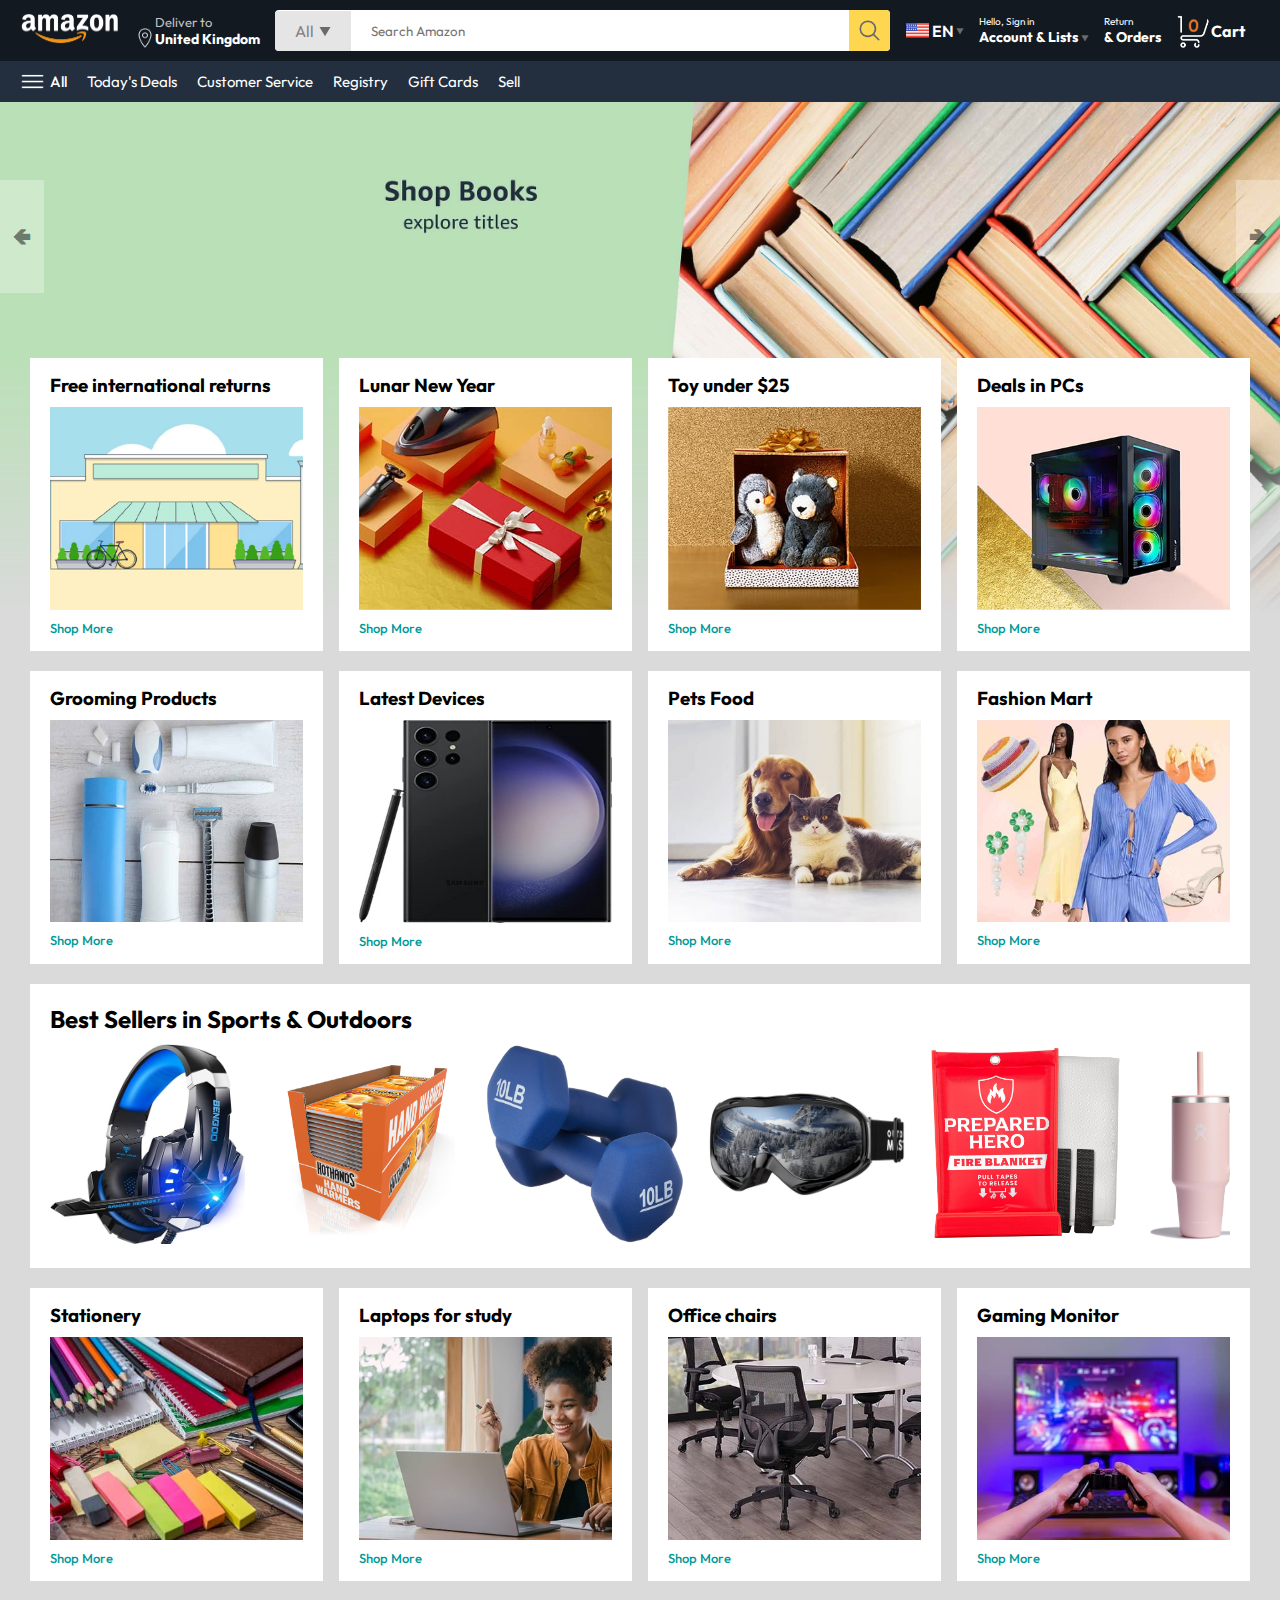
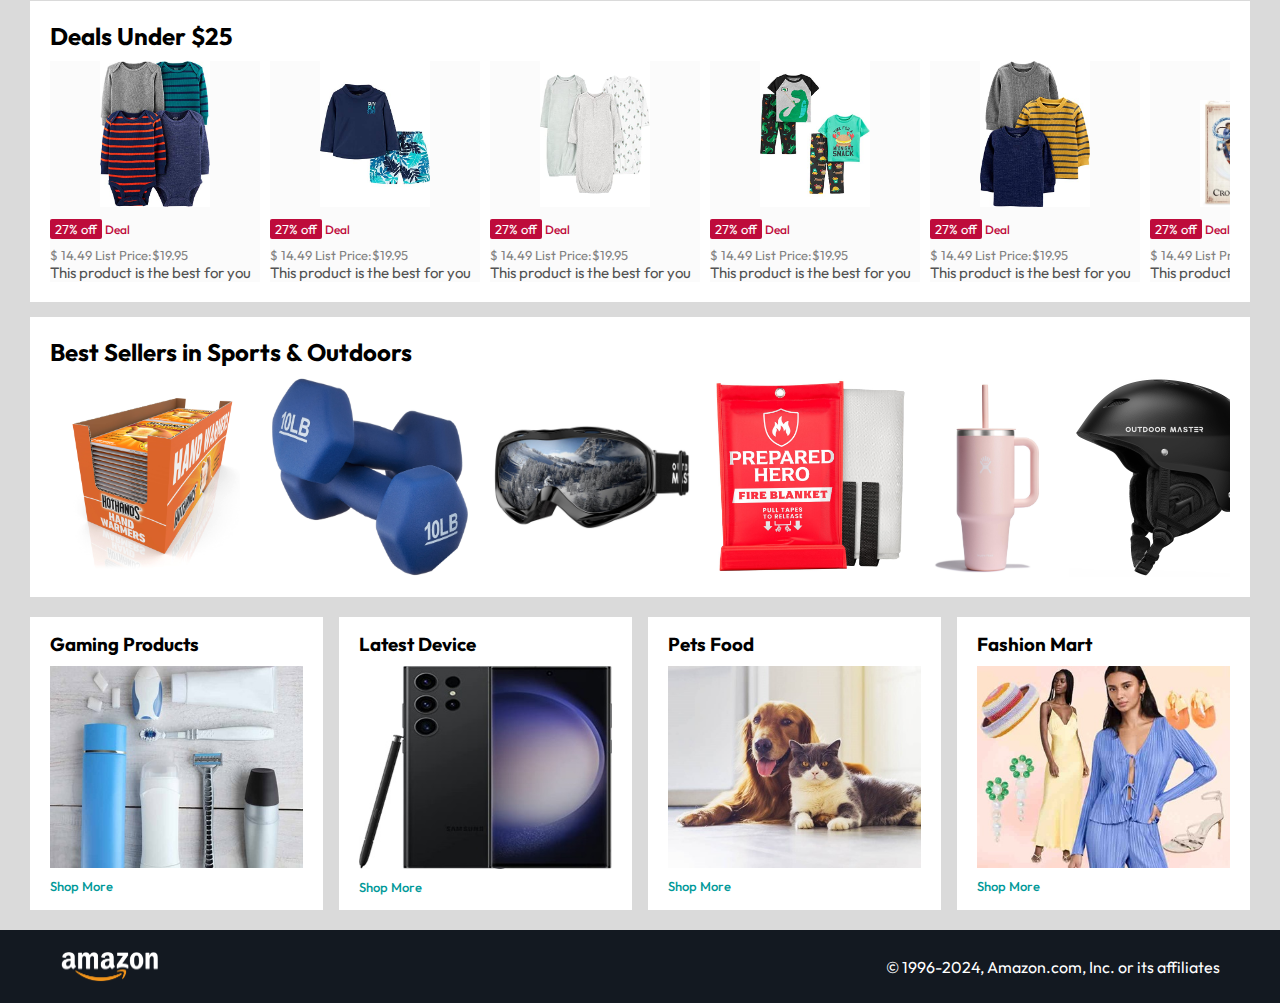
<file: index.html>
<!DOCTYPE html>
<html lang="en">
<head>
    <meta charset="UTF-8">
    <meta name="viewport" content="width=device-width, initial-scale=1.0">
    <title>Amazon Clone</title>
    <link rel="stylesheet" href="style.css">
</head>
<body>
    <nav>
        <a href="/">
            <img src="./assets/amazon_logo.png" width="100" alt="">
        </a>
        <div class="nav-country">
            <img src="./assets/location_icon.png" height="20" alt="">
            <div>
                <p>Deliver to</p>
                <h1>United Kingdom</h1>
            </div>
        </div>
        <div class="nav-search">
            <div class="nav-search-category">
                <p>All</p>
                <img src="./assets/dropdown_icon.png" height="12" alt="">
            </div>
            <input type="text" class="nav-search-input" placeholder="Search Amazon">
            <img src="./assets/search_icon.png" class="nav-search-icon" alt="">
        </div>
        <div class="nav-language">
            <img src="./assets/us_flag.png" width="25px" alt="">
            <p>EN</p>
            <img src="./assets/dropdown_icon.png" width="8px" alt="">
        </div>
        <div class="nav-text">
            <p><a href="/signin.html">Hello, Sign in</a></p>
            <h1>Account & Lists <img src="./assets/dropdown_icon.png" width="8px" alt=""></h1>
        </div>
        <div class="nav-text">
            <p>Return</p>
            <h1>& Orders</h1>
        </div>
        <a href="/signin.html" class="mobile-user-icon" style="display: none;">
            <img src="./assets/user.png" alt="">
        </a>
        <a href="/cart.html" class="nav-cart">
            <img src="./assets/cart_icon.png" width="35px" alt="">
            <h4>Cart</h4>
        </a>
        
    </nav>
<div class="nav-bottom">
    <div>
        <img src="./assets/menu_icon.png" width="25px" alt="">
        <p>All</p>
    </div>
    <p>Today's Deals</p>
    <p>Customer Service</p>
    <p>Registry</p>
    <p>Gift Cards</p>
    <p>Sell</p>
</div>

<div class="header-slider">
    <a href="#" class="control_prev">&#129144</a>
    <a href="#" class="control_next">&#129146</a>
    <ul>
        <img src="./assets/header1.jpg" class="header-img" alt="">
        <img src="./assets/header2.jpg" class="header-img" alt="">
        <img src="./assets/header3.jpg" class="header-img" alt="">
        <img src="./assets/header4.jpg" class="header-img" alt="">
        <img src="./assets/header5.jpg" class="header-img" alt="">
        <img src="./assets/header6.jpg" class="header-img" alt="">
    </ul>
</div>

<div class="box-row header-box">
    <div class="box-col">
        <h3>Free international returns</h3>
        <img src="./assets/box1-1.jpg" alt="">
        <a href="/">Shop More</a>
    </div>
    <div class="box-col">
        <h3>Lunar New Year</h3>
        <img src="./assets/box1-2.jpg" alt="">
        <a href="/">Shop More</a>
    </div>
    <div class="box-col">
        <h3>Toy under $25</h3>
        <img src="./assets/box1-3.jpg" alt="">
        <a href="/">Shop More</a>
    </div>
    <div class="box-col">
        <h3>Deals in PCs</h3>
        <img src="./assets/box1-4.jpg" alt="">
        <a href="/">Shop More</a>
    </div>
</div>
<div class="box-row">
    <div class="box-col">
        <h3>Grooming Products</h3>
        <img src="./assets/box2-1.jpg" alt="">
        <a href="/">Shop More</a>
    </div>
    <div class="box-col">
        <h3>Latest Devices</h3>
        <img src="./assets/box2-2.jpg" alt="">
        <a href="/">Shop More</a>
    </div>
    <div class="box-col">
        <h3>Pets Food</h3>
        <img src="./assets/box2-3.jpg" alt="">
        <a href="/">Shop More</a>
    </div>
    <div class="box-col">
        <h3>Fashion Mart</h3>
        <img src="./assets/box2-4.jpg" alt="">
        <a href="/">Shop More</a>
    </div>
</div>

<div class="products-slider">
    <h2>Best Sellers in Sports & Outdoors</h2>
    <div class="products">
        <a href="/product.html">
            <img src="./assets/product_img.jpg" alt="">
        </a>
        <img src="./assets/product1-1.jpg" alt="">
        <img src="./assets/product1-2.jpg   " alt="">
        <img src="./assets/product1-3.jpg" alt="">
        <img src="./assets/product1-4.jpg" alt="">
        <img src="./assets/product1-5.jpg" alt="">
        <img src="./assets/product1-6.jpg" alt="">
        <img src="./assets/product1-7.jpg" alt="">
        <img src="./assets/product1-8.jpg" alt="">
        <img src="./assets/product1-9.jpg" alt="">
        <img src="./assets/product1-10.jpg" alt="">
    </div>
</div>

<div class="box-row">
    <div class="box-col">
        <h3>Stationery</h3>
        <img src="./assets/box3-1.jpg" alt="">
        <a href="/">Shop More</a>
    </div>
    <div class="box-col">
        <h3>Laptops for study</h3>
        <img src="./assets/box3-2.jpg" alt="">
        <a href="/">Shop More</a>
    </div>
    <div class="box-col">
        <h3>Office chairs</h3>
        <img src="./assets/box3-3.jpg" alt="">
        <a href="/">Shop More</a>
    </div>
    <div class="box-col">
        <h3>Gaming Monitor</h3>
        <img src="./assets/box3-4.jpg" alt="">
        <a href="/">Shop More</a>
    </div>
</div>

<div class="products-slider-with-price">
    <h2>Deals Under $25</h2>
    <div class="products">
        <div class="product-card">
            <div class="product-img-container">
                <img src="./assets/product2-1.jpg" alt="">
            </div>
            <div class="product-offer">
                <p>27% off</p> <span>Deal</span>
            </div>
            <p class="product-price">$ <span>14.49</span> List Price:$19.95</p>
            <h4>This product is the best for you</h4>
        </div>
        <div class="product-card">
            <div class="product-img-container">
                <img src="./assets/product2-2.jpg" alt="">
            </div>
            <div class="product-offer">
                <p>27% off</p> <span>Deal</span>
            </div>
            <p class="product-price">$ <span>14.49</span> List Price:$19.95</p>
            <h4>This product is the best for you</h4>
        </div>
        <div class="product-card">
            <div class="product-img-container">
                <img src="./assets/product2-3.jpg" alt="">
            </div>
            <div class="product-offer">
                <p>27% off</p> <span>Deal</span>
            </div>
            <p class="product-price">$ <span>14.49</span> List Price:$19.95</p>
            <h4>This product is the best for you</h4>
        </div>
        <div class="product-card">
            <div class="product-img-container">
                <img src="./assets/product2-4.jpg" alt="">
            </div>
            <div class="product-offer">
                <p>27% off</p> <span>Deal</span>
            </div>
            <p class="product-price">$ <span>14.49</span> List Price:$19.95</p>
            <h4>This product is the best for you</h4>
        </div>
        <div class="product-card">
            <div class="product-img-container">
                <img src="./assets/product2-5.jpg" alt="">
            </div>
            <div class="product-offer">
                <p>27% off</p> <span>Deal</span>
            </div>
            <p class="product-price">$ <span>14.49</span> List Price:$19.95</p>
            <h4>This product is the best for you</h4>
        </div>
        <div class="product-card">
            <div class="product-img-container">
                <img src="./assets/product2-6.jpg" alt="">
            </div>
            <div class="product-offer">
                <p>27% off</p> <span>Deal</span>
            </div>
            <p class="product-price">$ <span>14.49</span> List Price:$19.95</p>
            <h4>This product is the best for you</h4>
        </div>
        <div class="product-card">
            <div class="product-img-container">
                <img src="./assets/product2-7.jpg" alt="">
            </div>
            <div class="product-offer">
                <p>27% off</p> <span>Deal</span>
            </div>
            <p class="product-price">$ <span>14.49</span> List Price:$19.95</p>
            <h4>This product is the best for you</h4>
        </div>
        <div class="product-card">
            <div class="product-img-container">
                <img src="./assets/product2-8.jpg" alt="">
            </div>
            <div class="product-offer">
                <p>27% off</p> <span>Deal</span>
            </div>
            <p class="product-price">$ <span>14.49</span> List Price:$19.95</p>
            <h4>This product is the best for you</h4>
        </div>
        <div class="product-card">
            <div class="product-img-container">
                <img src="./assets/product2-9.jpg" alt="">
            </div>
            <div class="product-offer">
                <p>27% off</p> <span>Deal</span>
            </div>
            <p class="product-price">$ <span>14.49</span> List Price:$19.95</p>
            <h4>This product is the best for you</h4>
        </div>
        <div class="product-card">
            <div class="product-img-container">
                <img src="./assets/product2-10.jpg" alt="">
            </div>
            <div class="product-offer">
                <p>27% off</p> <span>Deal</span>
            </div>
            <p class="product-price">$ <span>14.49</span> List Price:$19.95</p>
            <h4>This product is the best for you</h4>
        </div>
        <div class="product-card">
            <div class="product-img-container">
                <img src="./assets/product2-11.jpg" alt="">
            </div>
            <div class="product-offer">
                <p>27% off</p> <span>Deal</span>
            </div>
            <p class="product-price">$ <span>14.49</span> List Price:$19.95</p>
            <h4>This product is the best for you</h4>
        </div>
    </div>
</div>

<div class="products-slider">
    <h2>Best Sellers in Sports & Outdoors</h2>
    <div class="products">
        <img src="./assets/product1-1.jpg" alt="">
        <img src="./assets/product1-2.jpg   " alt="">
        <img src="./assets/product1-3.jpg" alt="">
        <img src="./assets/product1-4.jpg" alt="">
        <img src="./assets/product1-5.jpg" alt="">
        <img src="./assets/product1-6.jpg" alt="">
        <img src="./assets/product1-7.jpg" alt="">
        <img src="./assets/product1-8.jpg" alt="">
        <img src="./assets/product1-9.jpg" alt="">
        <img src="./assets/product1-10.jpg" alt="">
    </div>
</div>

<div class="box-row">
    <div class="box-col">
        <h3>Gaming Products</h3>
        <img src="./assets/box2-1.jpg" alt="">
        <a href="/">Shop More</a>
    </div>
    <div class="box-col">
        <h3>Latest Device</h3>
        <img src="./assets/box2-2.jpg" alt="">
        <a href="/">Shop More</a>
    </div>
    <div class="box-col">
        <h3>Pets Food</h3>
        <img src="./assets/box2-3.jpg" alt="">
        <a href="/">Shop More</a>
    </div>
    <div class="box-col">
        <h3>Fashion Mart</h3>
        <img src="./assets/box2-4.jpg" alt="">
        <a href="/">Shop More</a>
    </div>
</div>

<footer>
    <img src="./assets/amazon_logo.png" width="100" alt="">
    <p>© 1996-2024, Amazon.com, Inc. or its affiliates</p>
</footer>

<script src="script.js"></script>
</body>
</html>
</file>
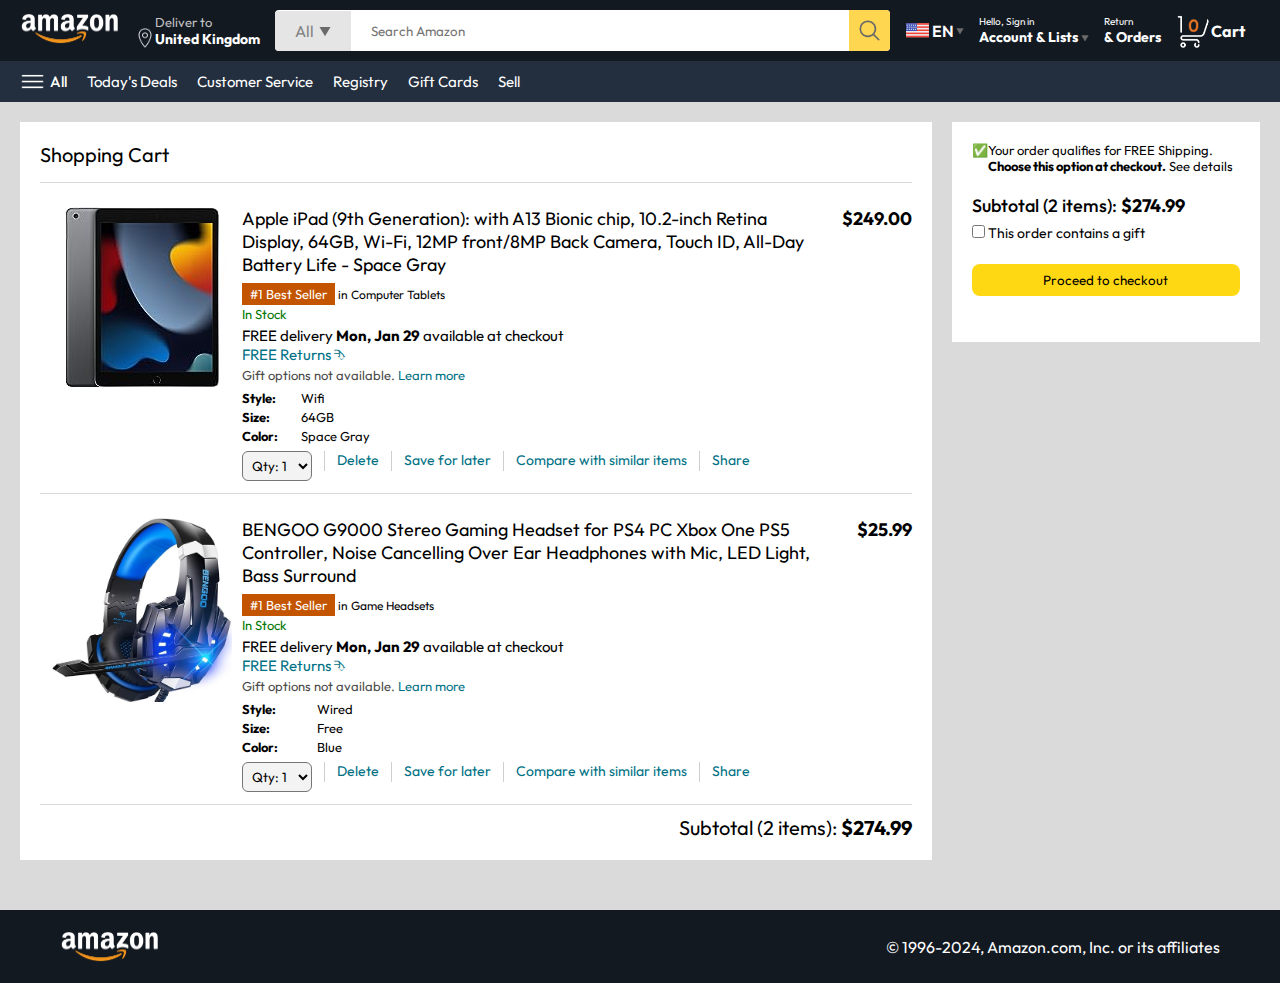
<file: cart.html>
<!DOCTYPE html>
<html lang="en">
<head>
    <meta charset="UTF-8">
    <meta name="viewport" content="width=device-width, initial-scale=1.0">
    <title>Cart</title>
    <link rel="stylesheet" href="style.css">
    <link rel="stylesheet" href="cart.css">
</head>
<body>
    <nav>
        <a href="/">
            <img src="./assets/amazon_logo.png" width="100" alt="">
        </a>
        <div class="nav-country">
            <img src="./assets/location_icon.png" height="20" alt="">
            <div>
                <p>Deliver to</p>
                <h1>United Kingdom</h1>
            </div>
        </div>
        <div class="nav-search">
            <div class="nav-search-category">
                <p>All</p>
                <img src="./assets/dropdown_icon.png" height="12" alt="">
            </div>
            <input type="text" class="nav-search-input" placeholder="Search Amazon">
            <img src="./assets/search_icon.png" class="nav-search-icon" alt="">
        </div>
        <div class="nav-language">
            <img src="./assets/us_flag.png" width="25px" alt="">
            <p>EN</p>
            <img src="./assets/dropdown_icon.png" width="8px" alt="">
        </div>
        <div class="nav-text">
            <p><a href="/signin.html">Hello, Sign in</a></p>
            <h1>Account & Lists <img src="./assets/dropdown_icon.png" width="8px" alt=""></h1>
        </div>
        <div class="nav-text">
            <p>Return</p>
            <h1>& Orders</h1>
        </div>
        <a href="/signin.html" class="mobile-user-icon" style="display: none;">
            <img src="./assets/user.png" alt="">
        </a>
        <a href="" class="nav-cart">
            <img src="./assets/cart_icon.png" width="35px" alt="">
            <h4>Cart</h4>
        </a>
        
    </nav>
<div class="nav-bottom">
    <div>
        <img src="./assets/menu_icon.png" width="25px" alt="">
        <p>All</p>
    </div>
    <p>Today's Deals</p>
    <p>Customer Service</p>
    <p>Registry</p>
    <p>Gift Cards</p>
    <p>Sell</p>
</div>

<div class="cart">
    <div class="cart-left">
        <h1>Shopping Cart</h1>
        <hr>
        <div class="product-cart-list">
            <img src="./assets/ipad_img.jpg" alt="" width="180px">
            <div>
                <div class="product-cart-titleprice">
                    <p>Apple iPad (9th Generation): with A13 Bionic chip, 10.2-inch Retina Display, 64GB, Wi-Fi, 12MP front/8MP Back Camera, Touch ID, All-Day Battery Life - Space Gray</p>
                    <p><b>$249.00</b></p>
                </div>
                <p class="product-cart-bestseller"><span>#1 Best Seller</span> in Computer Tablets</p>
                <p class="product-class-stock">In Stock</p>
                <p class="product-cart-delivery">FREE delivery <b>Mon, Jan 29</b> available at checkout</p>
                <p class="product-cart-returns">FREE Returns &#11191</p>
                <p class="product-cart-giftoption">Gift options not available. <span>Learn more</span></p>

                <div class="product-cart-specs">
                    <p><b>Style:</b></p> <p>Wifi</p>
                    <p><b>Size:</b></p> <p>64GB</p>
                    <p><b>Color:</b></p> <p>Space Gray</p>
                </div>

                <div class="cart-list-action">
                    <select>
                        <option value="1">Qty: 1</option>
                        <option value="2">Qty: 2</option>
                        <option value="3">Qty: 3</option>
                        <option value="4">Qty: 4</option>
                        <option value="5">Qty: 5</option>
                    </select>
                    <hr>
                    <p class="action-btn">Delete</p>
                    <hr>
                    <p class="action-btn">Save for later</p>
                    <hr>
                    <p class="action-btn">Compare with similar items</p>
                    <hr>
                    <p class="action-btn">Share</p>
                </div>

            </div>
        </div>
        <hr>
        <div class="product-cart-list">
            <img src="./assets/product_img.jpg" alt="" width="180px">
            <div>
                <div class="product-cart-titleprice">
                    <p>BENGOO G9000 Stereo Gaming Headset for PS4 PC Xbox One PS5 Controller, Noise Cancelling Over Ear Headphones with Mic, LED Light, Bass Surround</p>
                    <p><b>$25.99</b></p>
                </div>
                <p class="product-cart-bestseller"><span>#1 Best Seller</span> in Game Headsets</p>
                <p class="product-class-stock">In Stock</p>
                <p class="product-cart-delivery">FREE delivery <b>Mon, Jan 29</b> available at checkout</p>
                <p class="product-cart-returns">FREE Returns &#11191</p>
                <p class="product-cart-giftoption">Gift options not available. <span>Learn more</span></p>

                <div class="product-cart-specs">
                    <p><b>Style:</b></p> <p>Wired</p>
                    <p><b>Size:</b></p> <p>Free</p>
                    <p><b>Color:</b></p> <p>Blue</p>
                </div>

                <div class="cart-list-action">
                    <select>
                        <option value="1">Qty: 1</option>
                        <option value="2">Qty: 2</option>
                        <option value="3">Qty: 3</option>
                        <option value="4">Qty: 4</option>
                        <option value="5">Qty: 5</option>
                    </select>
                    <hr>
                    <p class="action-btn">Delete</p>
                    <hr>
                    <p class="action-btn">Save for later</p>
                    <hr>
                    <p class="action-btn">Compare with similar items</p>
                    <hr>
                    <p class="action-btn">Share</p>
                </div>

            </div>
        </div>
        <hr>
        <div class="cart-list-subtotal">
            Subtotal (2 items): <b>$274.99</b>
        </div>
    </div>
    <div class="cart-right">
        <div class="cart-free-delivery">
            <p>&#x2705</p>
            <p>Your order qualifies for FREE Shipping. <b>Choose this option at checkout.</b> See details</p>
        </div>
        <p class="cart-subtotal"> Subtotal (2 items): <b>$274.99</b></p>
        <p class="cart-right-gift"> <input type="checkbox"> This order contains a gift</p>
        <button>Proceed to checkout</button> 
    </div>
</div>

<footer class="footer-cart">
    <img src="./assets/amazon_logo.png" width="100" alt="">
    <p>© 1996-2024, Amazon.com, Inc. or its affiliates</p>
</footer>
    
</body>
</html>
</file>
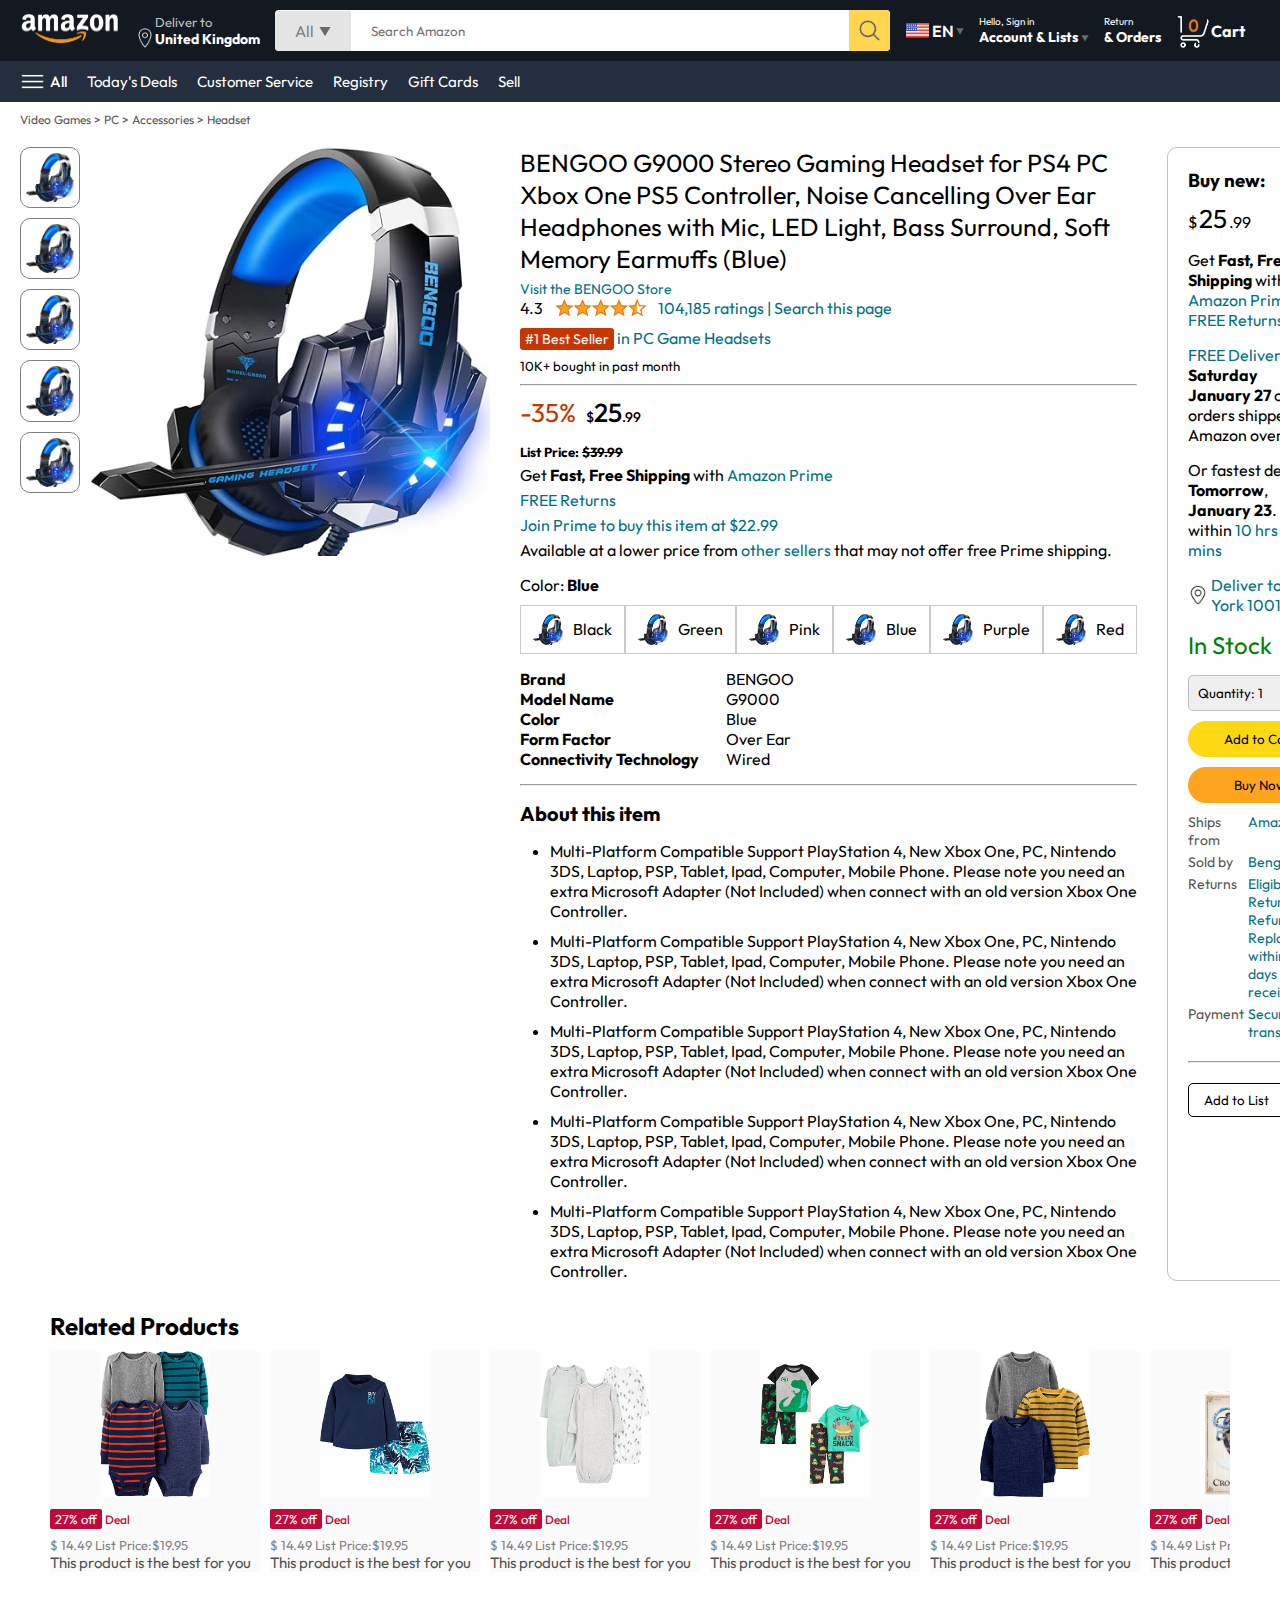
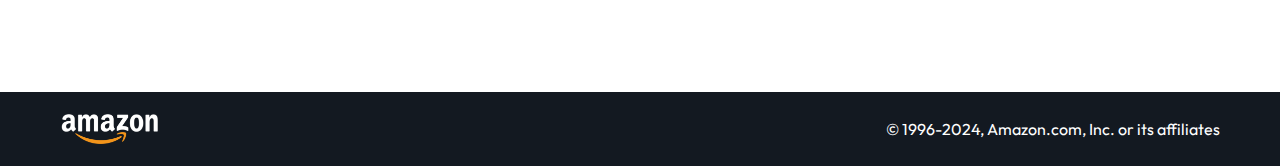
<file: product.html>
<!DOCTYPE html>
<html lang="en">
<head>
    <meta charset="UTF-8">
    <meta name="viewport" content="width=device-width, initial-scale=1.0">
    <title>Product Page</title>
    <link rel="stylesheet" href="style.css">
    <link rel="stylesheet" href="product.css">
</head>
<body>
    <nav>
        <a href="/">
            <img src="./assets/amazon_logo.png" width="100" alt="">
        </a>
        <div class="nav-country">
            <img src="./assets/location_icon.png" height="20" alt="">
            <div>
                <p>Deliver to</p>
                <h1>United Kingdom</h1>
            </div>
        </div>
        <div class="nav-search">
            <div class="nav-search-category">
                <p>All</p>
                <img src="./assets/dropdown_icon.png" height="12" alt="">
            </div>
            <input type="text" class="nav-search-input" placeholder="Search Amazon">
            <img src="./assets/search_icon.png" class="nav-search-icon" alt="">
        </div>
        <div class="nav-language">
            <img src="./assets/us_flag.png" width="25px" alt="">
            <p>EN</p>
            <img src="./assets/dropdown_icon.png" width="8px" alt="">
        </div>
        <div class="nav-text">
            <p><a href="/signin.html">Hello, Sign in</a></p>
            <h1>Account & Lists <img src="./assets/dropdown_icon.png" width="8px" alt=""></h1>
        </div>
        <div class="nav-text">
            <p>Return</p>
            <h1>& Orders</h1>
        </div>
        <a href="/signin.html" class="mobile-user-icon" style="display: none;">
            <img src="./assets/user.png" alt="">
        </a>
        <a href="/cart.html" class="nav-cart">
            <img src="./assets/cart_icon.png" width="35px" alt="">
            <h4>Cart</h4>
        </a>
        
    </nav>
<div class="nav-bottom">
    <div>
        <img src="./assets/menu_icon.png" width="25px" alt="">
        <p>All</p>
    </div>
    <p>Today's Deals</p>
    <p>Customer Service</p>
    <p>Registry</p>
    <p>Gift Cards</p>
    <p>Sell</p>
</div>

<p class="breadcrum">Video Games > PC > Accessories > Headset</p>

<div class="product-display">
    <div class="product-d-image">
        <div class="product-icons">
            <img src="./assets/product_img.jpg" alt="" width="60">
            <img src="./assets/product_img.jpg" alt="" width="60">
            <img src="./assets/product_img.jpg" alt="" width="60">
            <img src="./assets/product_img.jpg" alt="" width="60">
            <img src="./assets/product_img.jpg" alt="" width="60">
        </div>
        <div class="product-main-image">
            <img src="./assets/product_img.jpg" alt="" width="400">
        </div>
    </div>
    <div class="product-d-details">
        <p class="product-title">
            BENGOO G9000 Stereo Gaming Headset for PS4 PC Xbox One PS5 Controller, Noise Cancelling Over Ear Headphones with Mic, LED Light, Bass Surround, Soft Memory Earmuffs (Blue)
        </p>
        <p class="brand-store">Visit the BENGOO Store</p>
        <div class="product-rating">
            <div>
                <div>4.3 <img src="./assets/rating_img.png" height="20px" alt=""></div>
                <p>104,185 ratings | Search this page</p>
            </div>
            <p><span>#1 Best Seller</span> in PC Game Headsets</p>
            <h5>10K+ bought in past month</h5>
            <hr>
        </div>
        <div class="product-d-price">
            <div>
                <p>-35%</p>
                <h1>$<span>25</span>.99</h1>
            </div>
            <h5>List Price: <span>$39.99</span></h5>
            <p>Get <b>Fast, Free Shipping</b> with <span>Amazon Prime</span></p>
            <p><span>FREE Returns</span></p>
            <p><span>Join Prime to buy this item at $22.99</span></p>
            <p>Available at a lower price from <span>other sellers</span> that may not offer free Prime shipping.</p>
        </div>

        <div class="product-color-selection">
            <p>Color: <b>Blue</b></p>
            <div class="product-color-options">
                <div class="option">
                    <img src="./assets/product_img.jpg" alt="" width="30px">
                    <p>Black</p>
                </div>
                <div class="option">
                    <img src="./assets/product_img.jpg" alt="" width="30px">
                    <p>Green</p>
                </div>
                <div class="option">
                    <img src="./assets/product_img.jpg" alt="" width="30px">
                    <p>Pink</p>
                </div>
                <div class="option">
                    <img src="./assets/product_img.jpg" alt="" width="30px">
                    <p>Blue</p>
                </div>
                <div class="option">
                    <img src="./assets/product_img.jpg" alt="" width="30px">
                    <p>Purple</p>
                </div>
                <div class="option">
                    <img src="./assets/product_img.jpg" alt="" width="30px">
                    <p>Red</p>
                </div>
            </div>
        </div>
        <div class="product-info">
            <p><b>Brand</b></p> <p>BENGOO</p>
            <p><b>Model Name</b></p> <p>G9000</p>
            <p><b>Color</b></p> <p>Blue</p>
            <p><b>Form Factor</b></p> <p>Over Ear</p>
            <p><b>Connectivity Technology</b></p> <p>Wired</p>
        </div>
        <hr>
        <div class="product-description">
            <h1>About this item</h1>
            <ul>
                <li>Multi-Platform Compatible Support PlayStation 4, New Xbox One, PC, Nintendo 3DS, Laptop, PSP, Tablet, Ipad, Computer, Mobile Phone. Please note you need an extra Microsoft Adapter (Not Included) when connect with an old version Xbox One Controller.</li>
                <li>Multi-Platform Compatible Support PlayStation 4, New Xbox One, PC, Nintendo 3DS, Laptop, PSP, Tablet, Ipad, Computer, Mobile Phone. Please note you need an extra Microsoft Adapter (Not Included) when connect with an old version Xbox One Controller.</li>
                <li>Multi-Platform Compatible Support PlayStation 4, New Xbox One, PC, Nintendo 3DS, Laptop, PSP, Tablet, Ipad, Computer, Mobile Phone. Please note you need an extra Microsoft Adapter (Not Included) when connect with an old version Xbox One Controller.</li>
                <li>Multi-Platform Compatible Support PlayStation 4, New Xbox One, PC, Nintendo 3DS, Laptop, PSP, Tablet, Ipad, Computer, Mobile Phone. Please note you need an extra Microsoft Adapter (Not Included) when connect with an old version Xbox One Controller.</li>
                <li>Multi-Platform Compatible Support PlayStation 4, New Xbox One, PC, Nintendo 3DS, Laptop, PSP, Tablet, Ipad, Computer, Mobile Phone. Please note you need an extra Microsoft Adapter (Not Included) when connect with an old version Xbox One Controller.</li>
            </ul>
        </div>
    </div>
    <div class="product-d-purchase">
        <div class="title">
            <h3>Buy new:</h3> <img src="./assets/circle_icon.png" alt="" width="20px">
        </div>
        <h1 class="price">$<span>25</span>.99</h1>
        <div class="gap">
            <p>Get <b>Fast, Free Shipping</b> with <span>Amazon Prime</span></p>
            <p><span>FREE Returns</span></p>
        </div>
        <div class="gap">
            <p><span>FREE Delivery</span> <b>Saturday</b></p>
            <p><b>January 27</b> on orders shipped by Amazon over $35</p>
        </div>
        <div class="gap">
            <p>Or fastest delivery <b>Tomorrow</b>, <b>January 23</b>. Order within <span>10 hrs 56 mins</span></p>
        </div>
        <div class="delivery-location">
            <img src="./assets/location_icon_dark.png" alt="" width="20px">
            <p><span>Deliver to New York 10014</span></p>
        </div>
        <h2 class="product-stock">In Stock</h2>
        <select class="product-quantity">
            <option value="1">Quantity: 1</option>
            <option value="2">Quantity: 2</option>
            <option value="3">Quantity: 3</option>
        </select>

        <button class="btn">Add to Cart</button>
        <button class="btn product-buy">Buy Now</button>

        <div class="product-seller-info">
            <p>Ships from</p> <p><span>Amazon</span></p>
            <p>Sold by</p> <p><span>Bengoo Inc.</span></p>
            <p>Returns</p> <p><span>Eligible for Return, Refund or Replacement within 30 days of receipt</span></p>
            <p>Payment</p> <p><span>Secure transaction</span></p>
        </div>
        <hr>
        <button class="product-add-list">Add to List</button>
    </div>
</div>


<div class="products-slider-with-price">
    <h2>Related Products</h2>
    <div class="products">
        <div class="product-card">
            <div class="product-img-container">
                <img src="./assets/product2-1.jpg" alt="">
            </div>
            <div class="product-offer">
                <p>27% off</p> <span>Deal</span>
            </div>
            <p class="product-price">$ <span>14.49</span> List Price:$19.95</p>
            <h4>This product is the best for you</h4>
        </div>
        <div class="product-card">
            <div class="product-img-container">
                <img src="./assets/product2-2.jpg" alt="">
            </div>
            <div class="product-offer">
                <p>27% off</p> <span>Deal</span>
            </div>
            <p class="product-price">$ <span>14.49</span> List Price:$19.95</p>
            <h4>This product is the best for you</h4>
        </div>
        <div class="product-card">
            <div class="product-img-container">
                <img src="./assets/product2-3.jpg" alt="">
            </div>
            <div class="product-offer">
                <p>27% off</p> <span>Deal</span>
            </div>
            <p class="product-price">$ <span>14.49</span> List Price:$19.95</p>
            <h4>This product is the best for you</h4>
        </div>
        <div class="product-card">
            <div class="product-img-container">
                <img src="./assets/product2-4.jpg" alt="">
            </div>
            <div class="product-offer">
                <p>27% off</p> <span>Deal</span>
            </div>
            <p class="product-price">$ <span>14.49</span> List Price:$19.95</p>
            <h4>This product is the best for you</h4>
        </div>
        <div class="product-card">
            <div class="product-img-container">
                <img src="./assets/product2-5.jpg" alt="">
            </div>
            <div class="product-offer">
                <p>27% off</p> <span>Deal</span>
            </div>
            <p class="product-price">$ <span>14.49</span> List Price:$19.95</p>
            <h4>This product is the best for you</h4>
        </div>
        <div class="product-card">
            <div class="product-img-container">
                <img src="./assets/product2-6.jpg" alt="">
            </div>
            <div class="product-offer">
                <p>27% off</p> <span>Deal</span>
            </div>
            <p class="product-price">$ <span>14.49</span> List Price:$19.95</p>
            <h4>This product is the best for you</h4>
        </div>
        <div class="product-card">
            <div class="product-img-container">
                <img src="./assets/product2-7.jpg" alt="">
            </div>
            <div class="product-offer">
                <p>27% off</p> <span>Deal</span>
            </div>
            <p class="product-price">$ <span>14.49</span> List Price:$19.95</p>
            <h4>This product is the best for you</h4>
        </div>
        <div class="product-card">
            <div class="product-img-container">
                <img src="./assets/product2-8.jpg" alt="">
            </div>
            <div class="product-offer">
                <p>27% off</p> <span>Deal</span>
            </div>
            <p class="product-price">$ <span>14.49</span> List Price:$19.95</p>
            <h4>This product is the best for you</h4>
        </div>
        <div class="product-card">
            <div class="product-img-container">
                <img src="./assets/product2-9.jpg" alt="">
            </div>
            <div class="product-offer">
                <p>27% off</p> <span>Deal</span>
            </div>
            <p class="product-price">$ <span>14.49</span> List Price:$19.95</p>
            <h4>This product is the best for you</h4>
        </div>
        <div class="product-card">
            <div class="product-img-container">
                <img src="./assets/product2-10.jpg" alt="">
            </div>
            <div class="product-offer">
                <p>27% off</p> <span>Deal</span>
            </div>
            <p class="product-price">$ <span>14.49</span> List Price:$19.95</p>
            <h4>This product is the best for you</h4>
        </div>
        <div class="product-card">
            <div class="product-img-container">
                <img src="./assets/product2-11.jpg" alt="">
            </div>
            <div class="product-offer">
                <p>27% off</p> <span>Deal</span>
            </div>
            <p class="product-price">$ <span>14.49</span> List Price:$19.95</p>
            <h4>This product is the best for you</h4>
        </div>
    </div>
</div>
<footer class="product-footer">
    <img src="./assets/amazon_logo.png" width="100" alt="">
    <p>© 1996-2024, Amazon.com, Inc. or its affiliates</p>
</footer>
    <script>
        const scrollContainer = document.querySelectorAll('.products');
        for (const item of scrollContainer) {
            item.addEventListener('wheel', (evt)=>{
                evt.preventDefault();
                item.scrollLeft += evt.deltaY;
             });
        }
    </script>
</body>
</html>
</file>
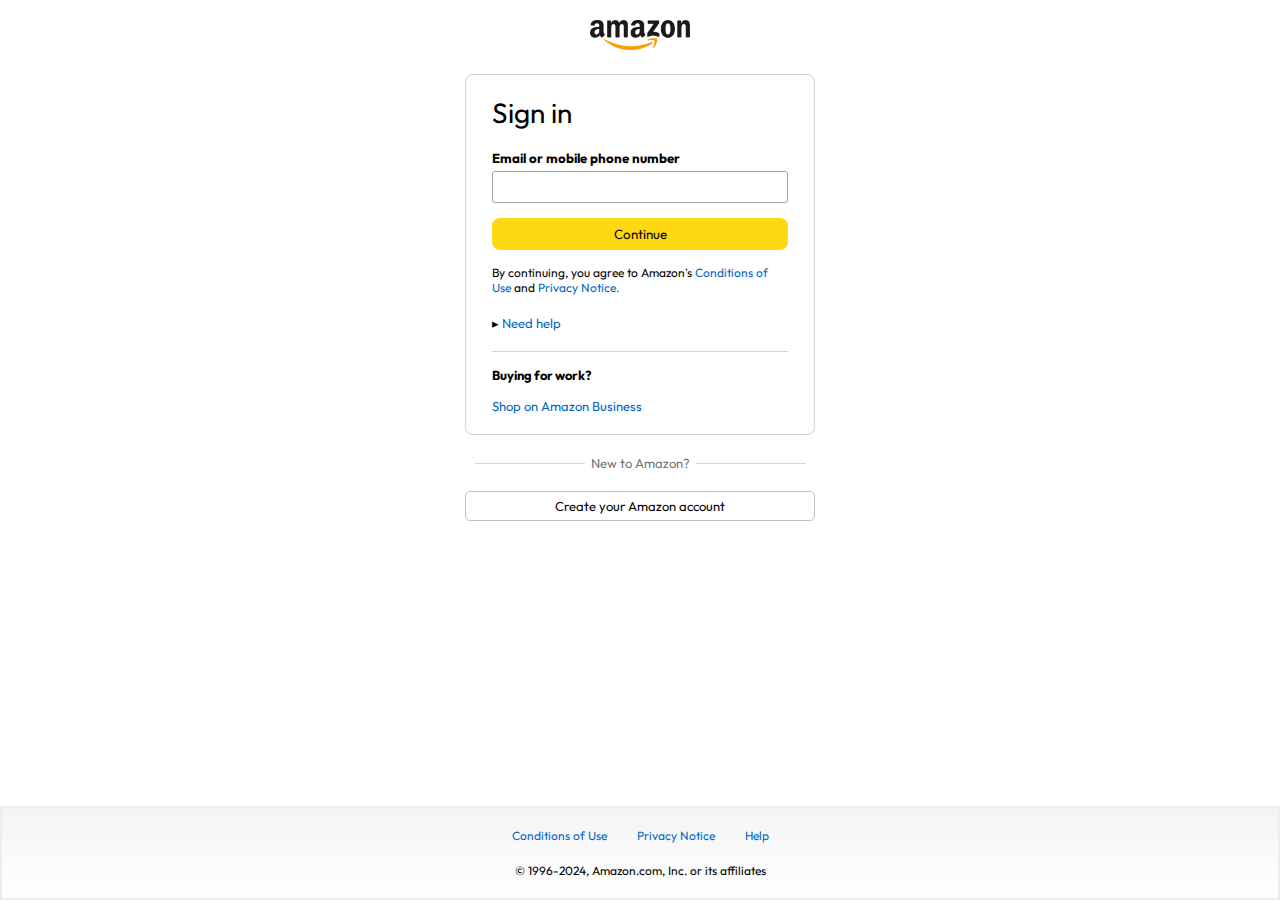
<file: signin.html>
<!DOCTYPE html>
<html lang="en">
<head>
    <meta charset="UTF-8">
    <meta name="viewport" content="width=device-width, initial-scale=1.0">
    <title>SignIn</title>
    <link rel="stylesheet" href="signin.css">
</head>
<body>
    <a href="/"><img class="logo" src="./assets/amazon_logo_dark.png" alt="" width="100px"></a>
    <div class="signin-container">
        <h1 class="signin-title">Sign in</h1>
        <h5 class="input-lable">Email or mobile phone number</h5>
        <input type="text">
        <button>Continue</button>
        <p class="signin-condition">By continuing, you agree to Amazon's <span>Conditions of Use</span> and <span>Privacy Notice.</span></p>
        <p class="signin-help">&#9656 <span>Need help</span></p>
        <hr>
        <h4>Buying for work?</h4>
        <p class="signin-business"><span>Shop on Amazon Business</span></p>
    </div>
    <div class="signin-bottom">
        <hr>
        <p>New to Amazon?</p>
        <hr>
    </div>
    <a href="/signup.html">
        <button class="signin-signup-btn">Create your Amazon account</button>
    </a>
    <footer>
        <div class="footer-links">
            <a href="#">Conditions of Use</a>
            <a href="#">Privacy Notice</a>
            <a href="#">Help</a>
        </div>
        <p class="footer-copyright">© 1996-2024, Amazon.com, Inc. or its affiliates</p>
    </footer>
</body>
</html>
</file>
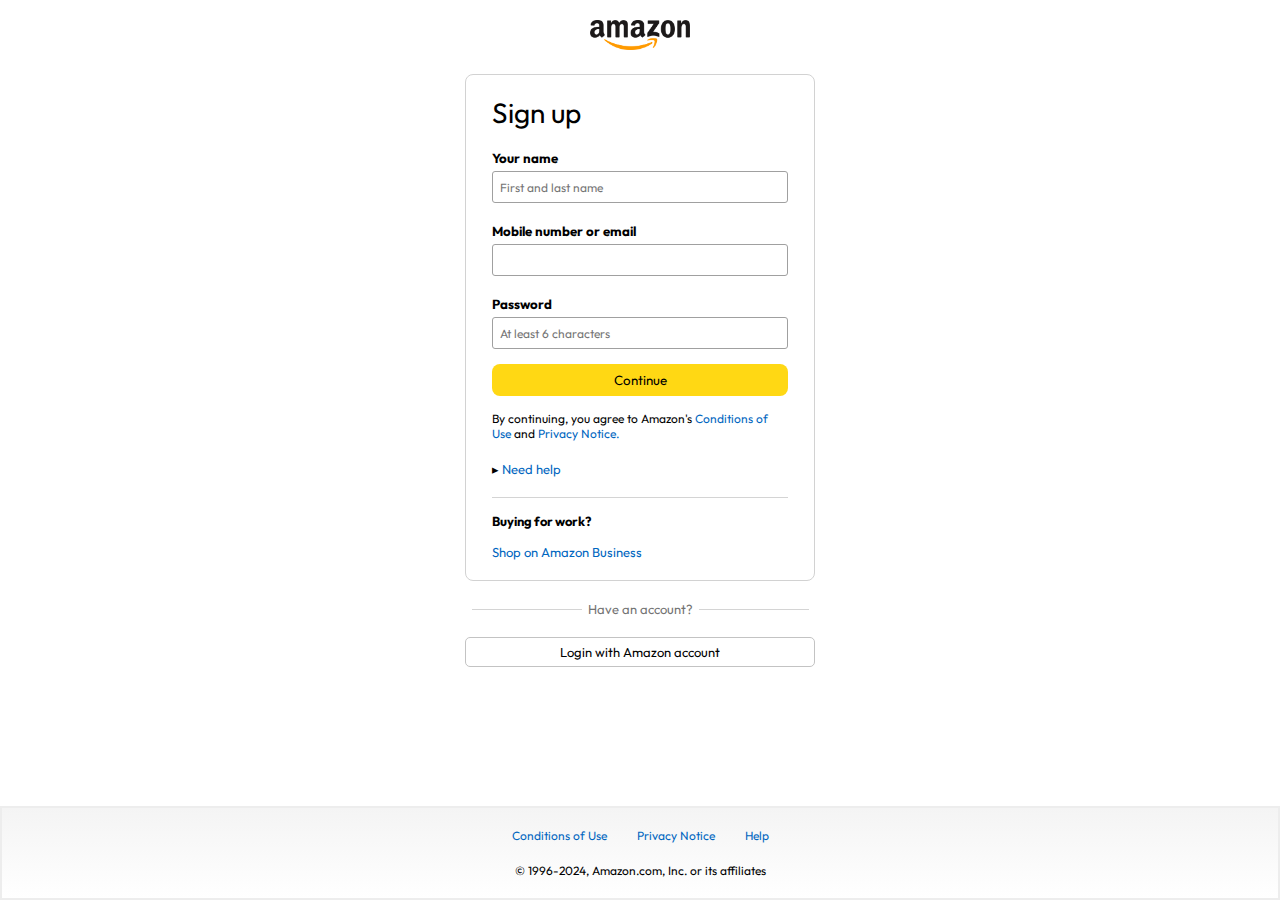
<file: signup.html>
<!DOCTYPE html>
<html lang="en">
<head>
    <meta charset="UTF-8">
    <meta name="viewport" content="width=device-width, initial-scale=1.0">
    <title>Sign up</title>
    <link rel="stylesheet" href="/signin.css">
</head>
<body>
    <a href="/"><img class="logo" src="./assets/amazon_logo_dark.png" alt="" width="100px"></a>
    <div class="signin-container">
        <h1 class="signin-title">Sign up</h1>
        <h5 class="input-lable">Your name</h5>
        <input type="text" placeholder="First and last name">
        <h5 class="input-lable">Mobile number or email</h5>
        <input type="text">
        <h5 class="input-lable">Password</h5>
        <input type="password" placeholder="At least 6 characters">
        <button>Continue</button>
        <p class="signin-condition">By continuing, you agree to Amazon's <span>Conditions of Use</span> and <span>Privacy Notice.</span></p>
        <p class="signin-help">&#9656 <span>Need help</span></p>
        <hr>
        <h4>Buying for work?</h4>
        <p class="signin-business"><span>Shop on Amazon Business</span></p>
    </div>
    <div class="signin-bottom">
        <hr>
        <p>Have an account?</p>
        <hr>
    </div>
    <a href="/signin.html">
        <button class="signin-signup-btn">Login with Amazon account</button>
    </a>
    <footer>
        <div class="footer-links">
            <a href="#">Conditions of Use</a>
            <a href="#">Privacy Notice</a>
            <a href="#">Help</a>
        </div>
        <p class="footer-copyright">© 1996-2024, Amazon.com, Inc. or its affiliates</p>
    </footer>
</body>
</html>
</file>
<file: style.css>
@import url('https://fonts.googleapis.com/css2?family=Outfit:wght@100..900&display=swap');

*{
    padding: 0;
    margin: 0;
    box-sizing: border-box;
    font-family: Outfit;
}
body{
    background-color: #dadada;
}
a{
    text-decoration: none;
    color: inherit;
}
nav{
    display: flex;
    align-items: center;
    justify-content: space-between;
    background: #131921;
    padding: 10px 20px;
    color: #fff;
}
.nav-country{
    display: flex;
    align-items: end;
    margin-left: 15px;
    font-size: 13px;
    color: #c4c4c4;
}
.nav-country h1{
    color: #fff;
    font-size: 14px;
}
.nav-search{
    flex: 1;
    display: flex;
    align-items: center;
    background: #fff;
    color: gray;
    max-width: 1000px;
    border-radius: 4px;
    margin-left: 15px;
}
.nav-search-category{
    display: flex;
    align-items: center;
    padding: 10px 20px;
    gap: 5px;
    background: #e5e5e5;
    border-radius: 4px 0 0 4px;
}
.nav-search-input{
    border: none;
    outline: none;
    padding-left: 20px;
    width: 100%;
}
.nav-search-icon{
    max-width: 41px;
    padding: 8px;
    background: #ffd64f;
    border-radius: 0 4px 4px 0;
}
.nav-language{
    display: flex;
    align-items: center;
    gap: 2px;
    font-weight: 600;
    margin-left: 15px;
}
.nav-text{
    margin-left: 15px;
}
.nav-text p{
    font-size: 10px;
}
.nav-text h1{
    font-size: 14px;
}
.nav-cart{
    display: flex;
    align-items: center;
    margin: 0px 15px;
}
.nav-bottom{
    display: flex;
    align-items: center;
    gap: 20px;
    padding: 8px 20px;
    background: #232f3e;
    color: #fff;
    font-size: 15px;
}
.nav-bottom div{
    display: flex;
    align-items: center;
    gap: 5px;
    font-weight: 500;
}
.header-slider ul{
    display: flex;
    overflow-y: hidden;
}
.header-img{
    max-width: 100%;
    mask-image: linear-gradient(to bottom, #000000 50%, transparent 100%);
}
.header-slider a{
    position: absolute;
    top: 20%;
    z-index: 1;
    padding: 5vh 1vw;
    background: #ffffff4f;
    color: #0000007b;
    text-decoration: none;
    font-weight: 600;
    font-size: 18px;
    cursor: pointer;
}
.control_next{
    right: 0;
}
.box-row{
    display: flex;
    flex-wrap: wrap;
    row-gap: 20px;
    justify-content: space-between;
    margin: 20px 30px;
}
.box-col{
    display: flex;
    flex-direction: column;
    gap: 10px;
    padding: 15px 20px;
    background: #fff;
    max-width: 24%;
    min-width: 200px;
    z-index: 1;
}
.box-col a{
    font-size: 13px;
    color: #009999;
    font-weight: 500;
}
.header-box{
    margin-top: -20vw;
}
.products-slider{
    background: #fff;
    margin: 0 30px;
    padding: 20px;
    margin-bottom: 15px;
}
.products-slider .products{
    display: flex;
    overflow-x: auto;
    gap: 20px;
    margin-top: 10px;
}
.products-slider .products img{
    max-width: 200px;
    max-height: 200px;
}
.products-slider .products::-webkit-scrollbar{
    display: none;
}
.products-slider-with-price{
    background: #fff;
    margin: 0 30px;
    padding: 20px;
    margin-bottom: 15px;
}
.products-slider-with-price .products{
    display: flex;
    overflow-x: auto;
    gap: 10px;
    margin-top: 10px;
}
.products-slider-with-price .products::-webkit-scrollbar{
    display: none;
}
.product-card{
    display: flex;
    flex-direction: column;
    justify-content: end;
    min-width: 210px;
    background: #fbfbfb;
}
.product-card img{
    width: 110px;
    margin: 0 50px;
}
.product-offer p{
    background: #be0b3b;
    color: #fff;
    display: inline-block;
    padding: 2px 5px;
    border-radius: 2px;
    margin: 8px 0;
    font-size: 13px;
}
.product-offer span{
    color: #be0b3b;
    font-weight: 500;
    font-size: 12px;
}
.product-price{
    color: gray;
    font-size: 13px;
}
.product-card h4{
    color: #525252;
    font-size: 15px;
    font-weight: 400;
}
footer{
    display: flex;
    justify-content: space-between;
    align-items: center;
    color: #fff;
    background: #131921;
    padding: 20px 60px;
}

/*-- media query --*/

@media only screen and (max-width: 900px){
    nav{
        flex-wrap: wrap;
    }
    .nav-search{
        order: 7;
        margin: 15px 0 5px;
        min-width: 300px;
    }
    .box-col{
        max-width: 48%;
    }
}
@media only screen and (max-width: 600px){
    .nav-country{
        display: none;
    }
    .nav-language{
        display: none;
    }
    .nav-text{
        display: none;
    }
    .nav-bottom{
        font-size: 13px;
        gap: 10px;
        overflow-y: scroll;
    }
    .nav-bottom::-webkit-scrollbar{
        display: none;
    }
    .nav-bottom p{
        text-wrap: nowrap;
    }
    .mobile-user-icon{
        display: flex !important;
        flex: 1;
        justify-content: flex-end; 
    }
    .mobile-user-icon img{
        width: 25px;
    }
    .nav-cart h4{
        display: none;
    }
    .nav-cart img{
        width: 25px;
    }
    .header-slider a{
        top: 24%;
        padding: 2vh 1vw;
        font-size: 15px;
    }
    .box-col{
        max-width: 100%;
        width: 100%;
    }
    footer{
        justify-content: center;
        flex-direction: column;
        font-size: 14px;
    }
}
</file>
<file: cart.css>
.cart{
    display: flex;
    gap: 20px;
    margin: 20px;
}
.cart-left{
    background: white;
    padding: 20px;
}
.cart-left h1{
    font-size: 20px;
    font-weight: 400;
    margin-bottom: 15px;
}
.cart-left hr{
    border: none;
    height: 1px;
    background: #dadada;
}
.product-cart-list{
    display: flex;
    align-items: start;
    gap: 10px;
    padding: 24px 0 12px 12px;
}
.product-cart-titleprice{
    display: flex;
    gap: 20px;
    font-size: 18px;
}
.product-cart-bestseller{
    font-size: 12px;
    margin-top: 10px;
}
.product-cart-bestseller span{
    font-size: 13px;
    background: #c45500;
    color: #fff;
    padding: 3px 8px;
}
.product-class-stock{
    font-size: 13px;
    color: #007600;
    margin: 4px 0;
}
.product-cart-delivery{
    font-size: 15px;
}
.product-cart-returns{
    font-size: 15px;
    color: #007185;
    font-weight: 400;
}
.product-cart-giftoption{
    color: #494949;
    font-size: 13px;
    margin: 3px 0;
}
.product-cart-giftoption span{
    color: #007185;
}
.product-cart-specs{
    max-width: 150px;
    display: grid;
    grid-template-columns: auto auto;
    row-gap: 3px;
    font-size: 13px;
    margin: 7px 0;
}
.cart-list-action{
    display: flex;
    gap: 12px;
    font-size: 14px;
    color: #007185;
}
.cart-list-action hr{
    height: 20px;
    width: 1px;
    background: #cfcfcf;
}
.cart-list-action select{
    padding: 5px;
    border-radius: 6px;
    background: #f3f3f3;
}
.cart-list-subtotal{
    text-align: right;
    font-size: 20px;
    margin-top: 10px;
}
.cart-right{
    background: white;
    padding: 20px;
    max-height: 220px;
    min-width: 280px;
}
.cart-free-delivery{
    display: flex;
    font-size: 13px;
}
.cart-subtotal{
    margin-top: 20px;
    font-size: 18px;
    font-weight: 500;
}
.cart-right-gift{
    margin: 7px 0;
    font-size: 14px;
}
.cart-right button{
    width: 100%;
    height: 32px;
    margin: 15px 0;
    background: #ffd814;
    border: none;
    border-radius: 8px;
    cursor: pointer;
}
.cart-right button:hover{
    background: #ebc712;
}
.footer-cart{
    margin-top: 50px;
}

/*-- media query --*/

@media only screen and (max-width: 900px){
    .cart{
        flex-wrap: wrap;
    }
}
@media only screen and (max-width: 600px){
    .product-cart-list{
        padding: 24px 0;
    }
    .product-cart-list img{
        width: 80px;
    }
    .product-cart-titleprice{
        flex-wrap: wrap;
        font-size: 14px;
    }
    .product-cart-delivery{
        font-size: 13px;
    }
    .cart-list-action .action-btn:nth-last-child(1){
        display: none;
    }
    .cart-list-action hr:nth-last-child(2){
        display: none;
    }
    .cart-list-action .action-btn:nth-last-child(3){
        display: none;
    }
    .cart-list-action hr:nth-last-child(4){
        display: none;
    }
    .cart-right{
        min-width: 100%;
    }
}
</file>
<file: product.css>
body{
    background: #fff;
}

.breadcrum{
    padding: 10px 20px;
    font-size: 12px;
    color: #565656;
}
.product-display{
    min-height: 100%;
    padding: 10px 20px;
    display: flex;
}
.product-d-image{
    display: flex;
    gap: 10px;
}
.product-icons{
    display: flex;
    flex-direction: column;
    gap: 10px;
}
.product-icons img{
    border: 1px solid gray;
    border-radius: 10px;
    padding: 5px;
}
.product-d-details{
    margin: 0 30px;
}
.product-title{
    font-size: 25px;
}
.brand-store{
    margin-top: 5px;
    color: #007185;
    font-size: 14px;
}
.product-rating{
    display: flex;
    flex-direction: column;
    gap: 10px;
}
.product-rating div{
    display: flex;
    align-items: center;
    gap: 10px;
}
.product-rating p{
    color: #007185;
}
.product-rating p span{
    color: #fff;
    background: #c73500;
    padding: 2px 5px;
    border-radius: 3px;
    font-size: 14px;
}
.product-rating h5{
    font-weight: 400;
}
.product-d-price{
    display: flex;
    flex-direction: column;
    gap: 5px;
}
.product-d-price div{
    display: flex;
    align-items: center;
    gap: 10px;
    margin: 10px 0;
}
.product-d-price div p{
    font-size: 26px;
    color: #c73500;
}
.product-d-price div h1{
    font-size: 14px;
    font-weight: 500;
}
.product-d-price div h1 span{
    font-size: 26px;
    font-weight: 500;
}
.product-d-price div h5{
    color: #565656;
    font-weight: 400;
}
.product-d-price h5 span{
    text-decoration: line-through;
}
.product-d-price p span{
    color: #007185;
}
.product-color-selection{
    margin: 15px 0;
}
.product-color-options{
    display: flex;
    justify-content: space-between;
    margin-top: 10px;
}
.option{
    display: flex;
    align-items: center;
    padding: 8px 12px;
    border: 1px solid #cbcbcb;
    gap: 10px;
}
.product-info{
    display: grid;
    grid-template-columns: auto auto;
    max-width: 300px;
    margin-bottom: 15px;
}
.product-description h1{
    font-size: 20px;
    margin: 15px 0;
}
.product-description ul{
    display: flex;
    flex-direction: column;
    gap: 10px;
    margin-left: 30px;
}
.product-d-purchase{
    width: 100%;
    max-width: 280px;
    border: 1px solid #c1c1c1;
    border-radius: 10px;
    padding: 20px;
}
.product-d-purchase .title{
    display: flex;
    justify-content: space-between;
    align-items: center;
}
.product-d-purchase .price{
    font-size: 16px;
    font-weight: 400;
    margin: 10px 0;
}
.product-d-purchase .price span{
    font-size: 26px;
    padding: 2px;
}
.product-d-purchase .gap{
    margin: 15px 0;
}
.product-d-purchase p span{
    color: #007185;
}
.delivery-location{
    display: flex;
    align-items: center;
    gap: 3px;
}
.product-stock{
    margin: 15px 0;
    color: green;
    font-weight: 400;
}
.product-quantity{
    padding: 8px 5px;
    outline: none;
    width: 100%;
    border-radius: 5px;
    background: #efefef;
    border-color: #c1c1c1;
}
.product-d-purchase .btn{
    outline: none;
    border: none;
    background: #ffd814;
    width: 100%;
    padding: 10px 0;
    margin-top: 10px;
    border-radius: 50px;
    cursor: pointer;
}
.product-d-purchase .product-buy{
    background: #ffa41c;
}
.product-seller-info{
    margin-top: 10px;
    display: grid;
    grid-template-columns: auto auto;
    gap: 4px;
    font-size: 14px;
    color: #565656;
}
.product-seller-info span{
    color: #007185;
}
.product-d-purchase hr{
    margin: 20px 0;
}
.product-add-list{
    width: 100%;
    padding: 8px 15px;
    border-radius: 5px;
    border: 1px solid #000;
    text-align: start;
    background: white;
    cursor: pointer;
}
.product-footer{
    margin-top: 100px;
}

/*-- media query --*/

@media only screen and (max-width: 900px){
    .product-display{
        flex-wrap: wrap;
    }
}
@media only screen and (max-width: 600px){
    .product-icons{
        display: none;
    }
    .product-main-image img{
        width: 100%;
        padding: 20px;
    }
    .option{
        padding: 6px 8px;
    }
    .option p{
        display: none;
    }
    .product-d-purchase{
        max-width: 90%;
        margin: 20px auto 10px;
    }
}
</file>
<file: signin.css>
@import url('https://fonts.googleapis.com/css2?family=Outfit:wght@100..900&display=swap');

*{
    padding: 0;
    margin: 0;
    box-sizing: border-box;
    font-family: Outfit;
}
body{
    background: #fff;
    text-align: center;
    font-family: Outfit;
    min-height: 100vh;
}
.logo{
    margin-top: 20px;
}
.signin-container{
    max-width: 350px;
    border: 1px solid #d2d2d2;
    margin: auto;
    margin-top: 20px;
    padding: 20px 26px;
    border-radius: 8px;
    text-align: left;
}
.signin-title{
    font-size: 28px;
    font-weight: 400;
}
.input-lable{
    margin-top: 20px;
}
.signin-container input{
    width: 100%;
    height: 32px;
    margin-top: 5px;
    padding: 3px 7px;
    border-radius: 3px;
    border: 1px solid #a0a0a0;
    font-size: 12px;
}
.signin-container input:focus{
    outline: 3px solid #c2f2fc;
}
.signin-container button{
    width: 100%;
    height: 32px;
    margin: 15px 0;
    background: #ffd814;
    border: none;
    border-radius: 8px;
    cursor: pointer;
}
.signin-container button:hover{
    background: #ebc712;
}
.signin-condition{
    font-size: 12px;
}
.signin-container p span{
    color: #0066c0;
}
.signin-help{
    font-size: 13px;
    margin: 20px 0;
}
.signin-container hr{
    border: none;
    height: 1px;
    background: #d4d4d4;
}
.signin-container h4{
    margin: 15px 0;
    font-size: 13px;
}
.signin-business{
    font-size: 13px;
}
.signin-bottom{
    width: 350px;
    font-size: 13px;
    color: #737373;
    margin: 20px auto;
    display: flex;
    align-items: center;
    justify-content: center;
    gap: 6px;
}
.signin-bottom hr{
    border: none;
    height: 1px;
    background: #d4d4d4;
    width: 110px
}
.signin-signup-btn{
    width: 350px;
    height: 30px;
    font-size: 13px;
    background: #fff;
    border-radius: 5px;
    border: 1px solid #c3c3c3;
}
.signin-signup-btn:hover{
    background: #f1f1f1;
}
footer{
    width: 100%;
    height: auto;
    max-height: 200px;
    margin-top: 20px;
    padding: 20px 0;
    position: fixed;
    bottom: 0;
    background: linear-gradient(to bottom, #f4f4f4, #fff);
    border: 2px solid #ededed;
    font-size: 12px;
}
footer .footer-links{
    display: flex;
    justify-content: center;
    gap: 30px;
    margin-bottom: 20px;
}
footer .footer-links a{
    text-decoration: none;
    color: #0066c0;
}
</file>
